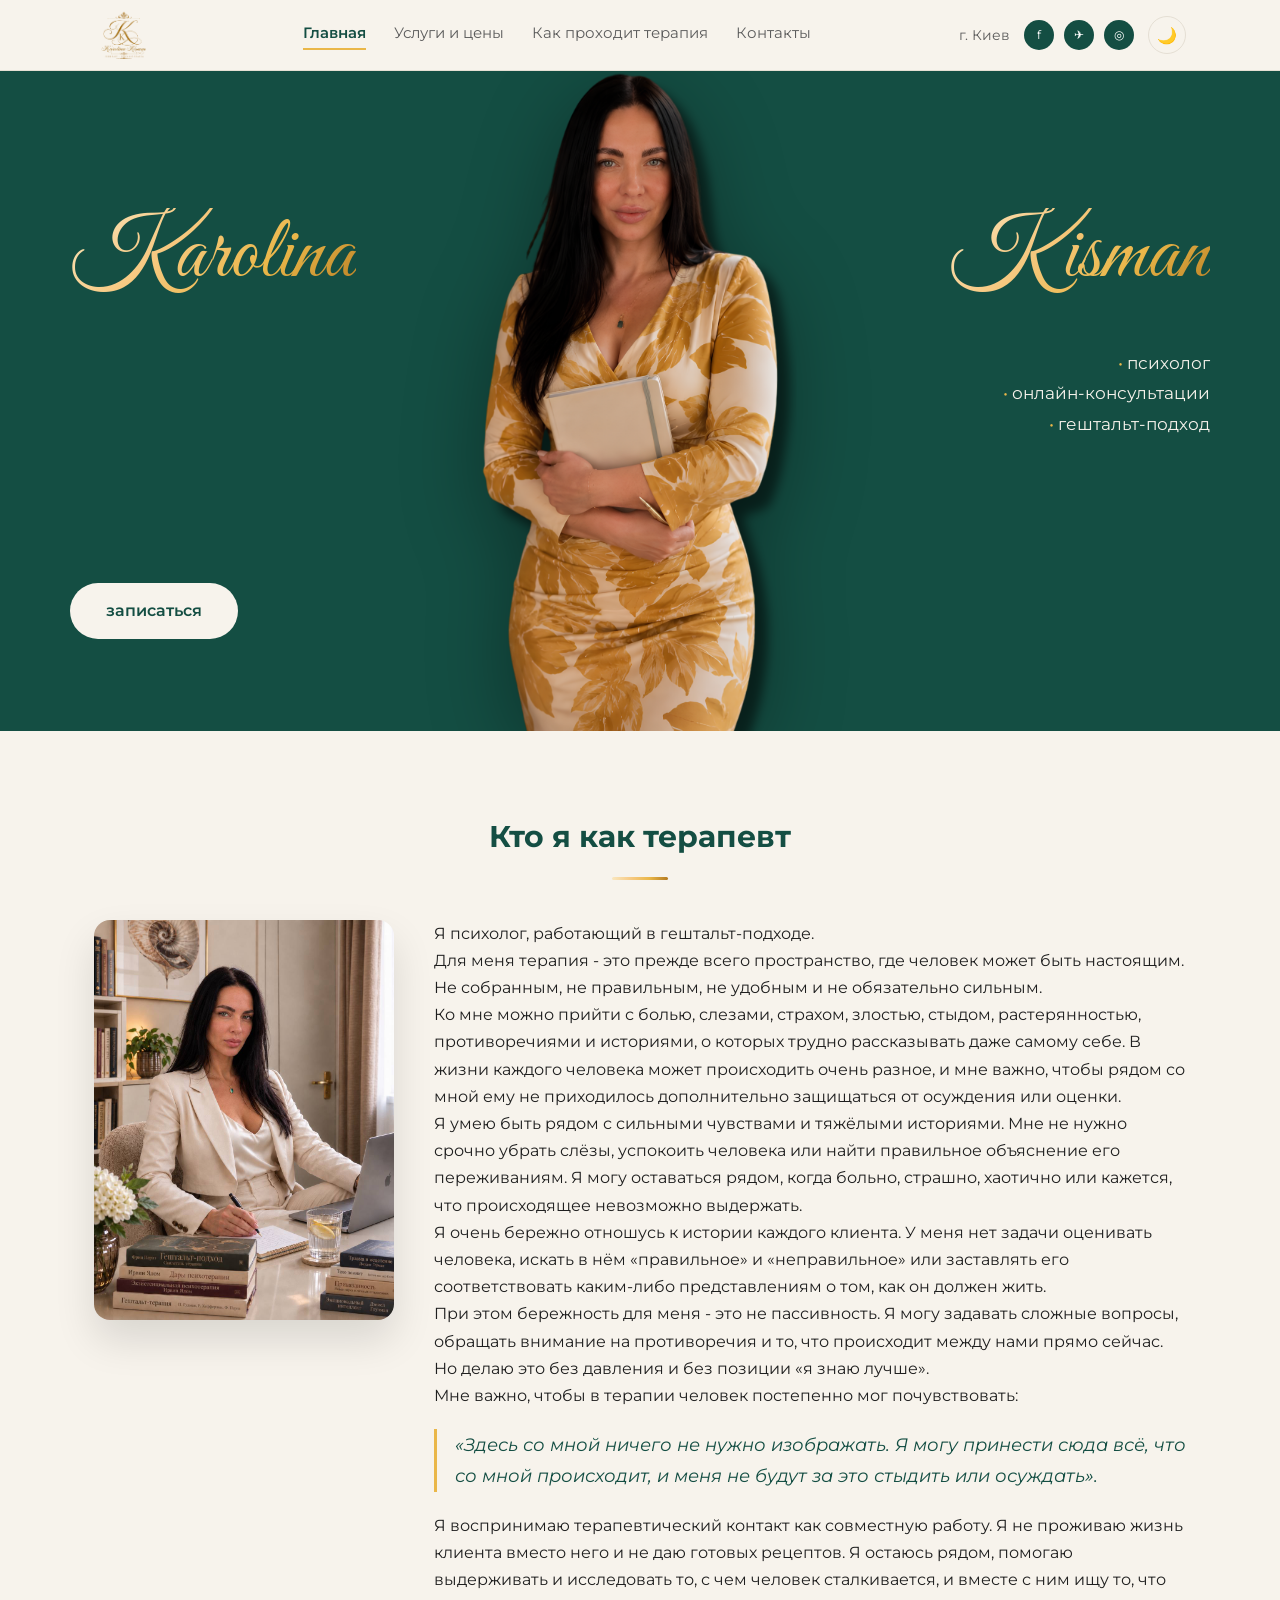
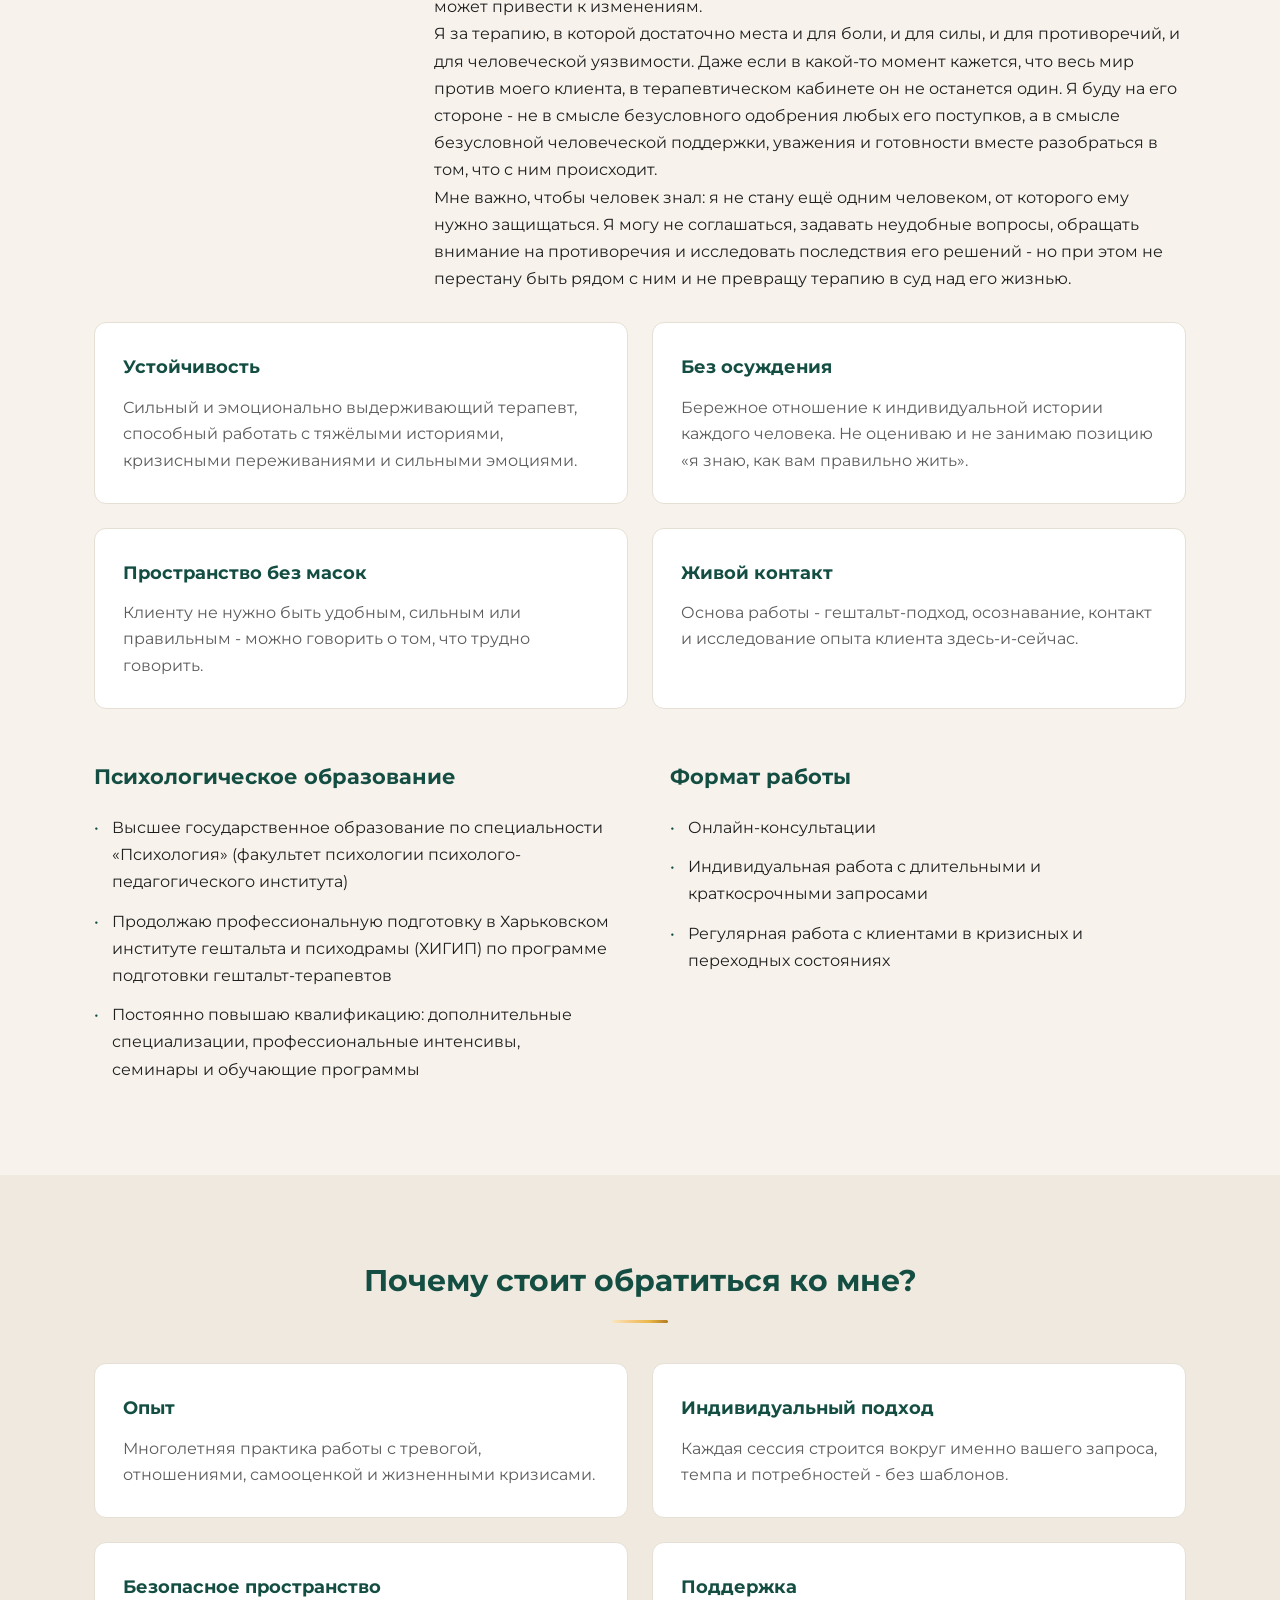
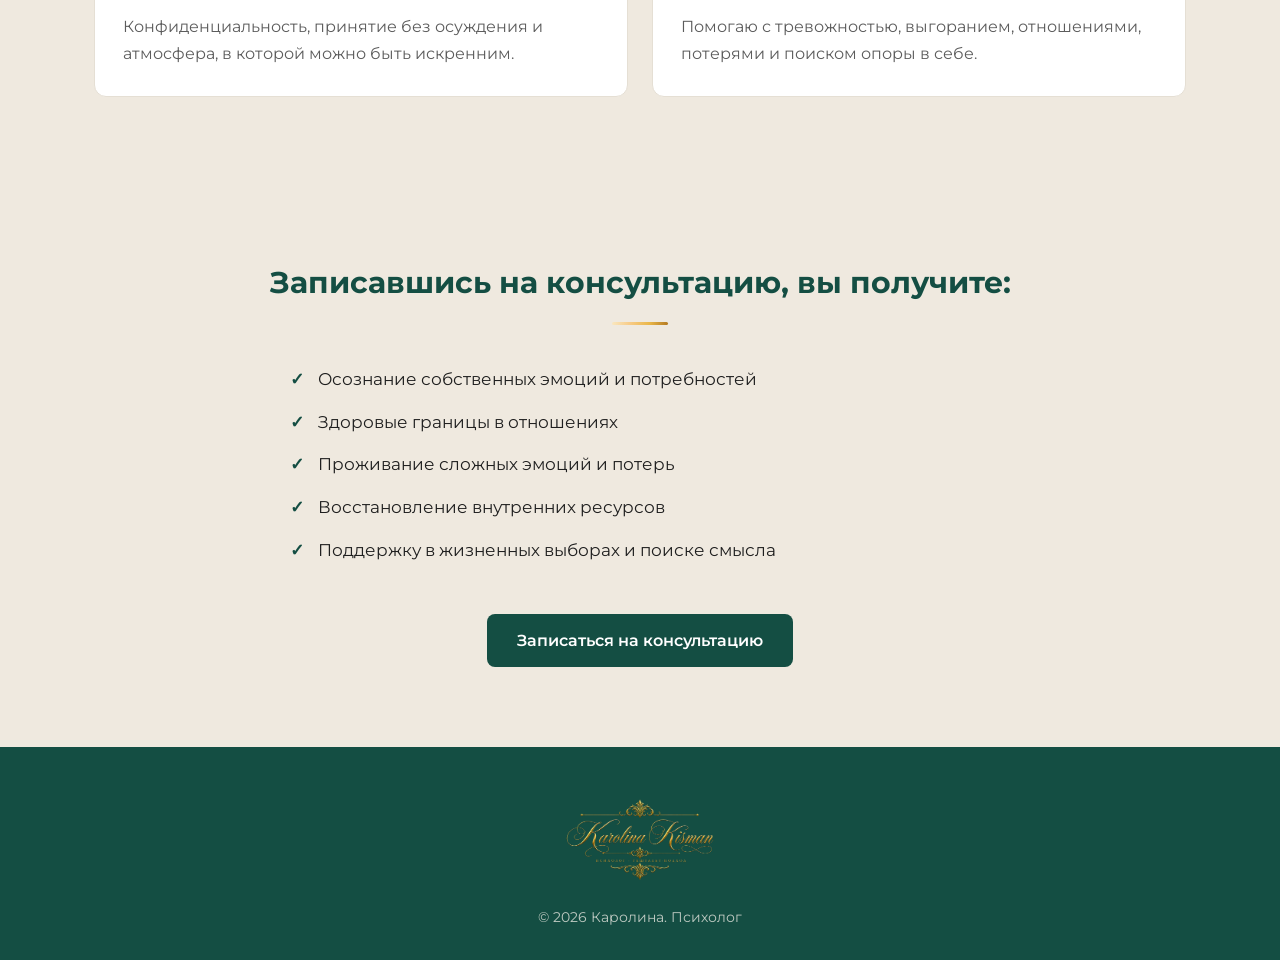
<file: index.html>
<!DOCTYPE html>
<html lang="ru">
<head>
  <meta charset="UTF-8">
  <meta name="viewport" content="width=device-width, initial-scale=1.0">
  <title>Каролина — Психолог</title>
  <link rel="icon" type="image/png" href="images/favicon/favicon.png">
  <link rel="stylesheet" href="css/style.css?v=3">
  <link href="https://fonts.googleapis.com/css2?family=Cormorant+Garamond:wght@600;700&family=Great+Vibes&family=Montserrat:wght@400;500;600;700&display=swap" rel="stylesheet">
</head>
<body>

  <!-- ===================== ШАПКА ===================== -->
  <header class="header">
    <div class="container header-inner">

      <!-- Логотип -->
      <a href="index.html" class="logo">
        <img src="images/logo/logo-monogram.png" alt="Karolina Kisman" class="logo-img">
      </a>

      <!-- Меню -->
      <nav class="nav">
        <a href="index.html" class="active">Главная</a>
        <a href="prices.html">Услуги и цены</a>
        <a href="process.html">Как проходит терапия</a>
        <a href="contact.html">Контакты</a>
      </nav>

      <!-- Права частина -->
      <div class="header-right">
        <span class="city">г. Киев</span>

        <div class="socials">
          <a href="#" title="Facebook">f</a>
          <a href="#" title="Telegram">✈</a>
          <a href="#" title="Instagram">◎</a>
        </div>

        <!-- Кнопка тёмной темы -->
        <button class="theme-btn" id="theme-toggle" aria-label="Сменить тему">
          🌙
        </button>
      </div>

      <!-- Кнопка мобильного меню -->
      <button class="menu-btn" aria-label="Меню">
        <span></span>
        <span></span>
        <span></span>
      </button>

    </div>
  </header>

  <!-- ===================== ГЛАВНЫЙ ЭКРАН ===================== -->
  <section class="hero-main" id="about">
    <div class="container hero-main-grid">

      <!-- Левая часть: имя -->
      <div class="hero-left">
        <h1 class="hero-name hero-name-karolina">Karolina</h1>
      </div>

      <!-- Центр: фото -->
      <div class="hero-photo">
        <img src="images/photos/karolina-cutout.png" alt="Karolina Kisman" class="hero-cutout-img">
      </div>

      <!-- Правая часть: фамилия + список -->
      <div class="hero-right">
        <h1 class="hero-name hero-name-kisman">Kisman</h1>
        <ul class="hero-list">
          <li>психолог</li>
          <li>онлайн-консультации</li>
          <li>гештальт-подход</li>
        </ul>
        <a href="contact.html" class="btn-light">записаться</a>
      </div>

    </div>
  </section>

  <!-- ===================== КТО Я КАК ТЕРАПЕВТ ===================== -->
  <section class="section" id="therapist">
    <div class="container">
      <h2 class="section-title">Кто я как терапевт</h2>

      <div class="bio-photo-row">
        <img src="images/photos/karolina-office.jpg" alt="Karolina Kisman — психолог">
        <div class="text-block">
        <p>Я психолог, работающий в гештальт-подходе.</p>
        <p>Для меня терапия - это прежде всего пространство, где человек может быть настоящим. Не собранным, не правильным, не удобным и не обязательно сильным.</p>
        <p>Ко мне можно прийти с болью, слезами, страхом, злостью, стыдом, растерянностью, противоречиями и историями, о которых трудно рассказывать даже самому себе. В жизни каждого человека может происходить очень разное, и мне важно, чтобы рядом со мной ему не приходилось дополнительно защищаться от осуждения или оценки.</p>
        <p>Я умею быть рядом с сильными чувствами и тяжёлыми историями. Мне не нужно срочно убрать слёзы, успокоить человека или найти правильное объяснение его переживаниям. Я могу оставаться рядом, когда больно, страшно, хаотично или кажется, что происходящее невозможно выдержать.</p>
        <p>Я очень бережно отношусь к истории каждого клиента. У меня нет задачи оценивать человека, искать в нём «правильное» и «неправильное» или заставлять его соответствовать каким-либо представлениям о том, как он должен жить.</p>
        <p>При этом бережность для меня - это не пассивность. Я могу задавать сложные вопросы, обращать внимание на противоречия и то, что происходит между нами прямо сейчас. Но делаю это без давления и без позиции «я знаю лучше».</p>
        <p>Мне важно, чтобы в терапии человек постепенно мог почувствовать:</p>
        <p class="highlight-quote">«Здесь со мной ничего не нужно изображать. Я могу принести сюда всё, что со мной происходит, и меня не будут за это стыдить или осуждать».</p>
        <p>Я воспринимаю терапевтический контакт как совместную работу. Я не проживаю жизнь клиента вместо него и не даю готовых рецептов. Я остаюсь рядом, помогаю выдерживать и исследовать то, с чем человек сталкивается, и вместе с ним ищу то, что может привести к изменениям.</p>
        <p>Я за терапию, в которой достаточно места и для боли, и для силы, и для противоречий, и для человеческой уязвимости. Даже если в какой-то момент кажется, что весь мир против моего клиента, в терапевтическом кабинете он не останется один. Я буду на его стороне - не в смысле безусловного одобрения любых его поступков, а в смысле безусловной человеческой поддержки, уважения и готовности вместе разобраться в том, что с ним происходит.</p>
        <p>Мне важно, чтобы человек знал: я не стану ещё одним человеком, от которого ему нужно защищаться. Я могу не соглашаться, задавать неудобные вопросы, обращать внимание на противоречия и исследовать последствия его решений - но при этом не перестану быть рядом с ним и не превращу терапию в суд над его жизнью.</p>
        </div>
      </div>

      <div class="cards-grid">
        <div class="card">
          <h4>Устойчивость</h4>
          <p>Сильный и эмоционально выдерживающий терапевт, способный работать с тяжёлыми историями, кризисными переживаниями и сильными эмоциями.</p>
        </div>
        <div class="card">
          <h4>Без осуждения</h4>
          <p>Бережное отношение к индивидуальной истории каждого человека. Не оцениваю и не занимаю позицию «я знаю, как вам правильно жить».</p>
        </div>
        <div class="card">
          <h4>Пространство без масок</h4>
          <p>Клиенту не нужно быть удобным, сильным или правильным - можно говорить о том, что трудно говорить.</p>
        </div>
        <div class="card">
          <h4>Живой контакт</h4>
          <p>Основа работы - гештальт-подход, осознавание, контакт и исследование опыта клиента здесь-и-сейчас.</p>
        </div>
      </div>

      <div class="two-columns" style="margin-top: 50px;">
        <div>
          <h3>Психологическое образование</h3>
          <ul class="info-list">
            <li>Высшее государственное образование по специальности «Психология» (факультет психологии психолого-педагогического института)</li>
            <li>Продолжаю профессиональную подготовку в Харьковском институте гештальта и психодрамы (ХИГИП) по программе подготовки гештальт-терапевтов</li>
            <li>Постоянно повышаю квалификацию: дополнительные специализации, профессиональные интенсивы, семинары и обучающие программы</li>
          </ul>
        </div>
        <div>
          <h3>Формат работы</h3>
          <ul class="info-list">
            <li>Онлайн-консультации</li>
            <li>Индивидуальная работа с длительными и краткосрочными запросами</li>
            <li>Регулярная работа с клиентами в кризисных и переходных состояниях</li>
          </ul>
        </div>
      </div>
    </div>
  </section>

  <!-- ===================== ПОЧЕМУ СТОИТ ОБРАТИТЬСЯ ===================== -->
  <section class="section section-alt">
    <div class="container">
      <h2 class="section-title">Почему стоит обратиться ко мне?</h2>

      <div class="cards-grid">
        <div class="card">
          <h4>Опыт</h4>
          <p>Многолетняя практика работы с тревогой, отношениями, самооценкой и жизненными кризисами.</p>
        </div>
        <div class="card">
          <h4>Индивидуальный подход</h4>
          <p>Каждая сессия строится вокруг именно вашего запроса, темпа и потребностей - без шаблонов.</p>
        </div>
        <div class="card">
          <h4>Безопасное пространство</h4>
          <p>Конфиденциальность, принятие без осуждения и атмосфера, в которой можно быть искренним.</p>
        </div>
        <div class="card">
          <h4>Поддержка</h4>
          <p>Помогаю с тревожностью, выгоранием, отношениями, потерями и поиском опоры в себе.</p>
        </div>
      </div>
    </div>
  </section>

  <!-- ===================== ЧТО ВЫ ПОЛУЧИТЕ ===================== -->
  <section class="section section-alt">
    <div class="container">
      <h2 class="section-title">Записавшись на консультацию, вы получите:</h2>

      <ul class="benefits-list">
        <li>Осознание собственных эмоций и потребностей</li>
        <li>Здоровые границы в отношениях</li>
        <li>Проживание сложных эмоций и потерь</li>
        <li>Восстановление внутренних ресурсов</li>
        <li>Поддержку в жизненных выборах и поиске смысла</li>
      </ul>

      <div style="text-align:center; margin-top: 30px;">
        <a href="contact.html" class="btn">Записаться на консультацию</a>
      </div>
    </div>
  </section>

  <!-- ===================== ПОДВАЛ ===================== -->
  <footer class="footer">
    <div class="container footer-inner">
      <img src="images/logo/logo-full.png" alt="Karolina Kisman" class="footer-logo">
      <p>© 2026 Каролина. Психолог</p>
    </div>
  </footer>

  <script src="js/main.js"></script>
</body>
</html>
</file>
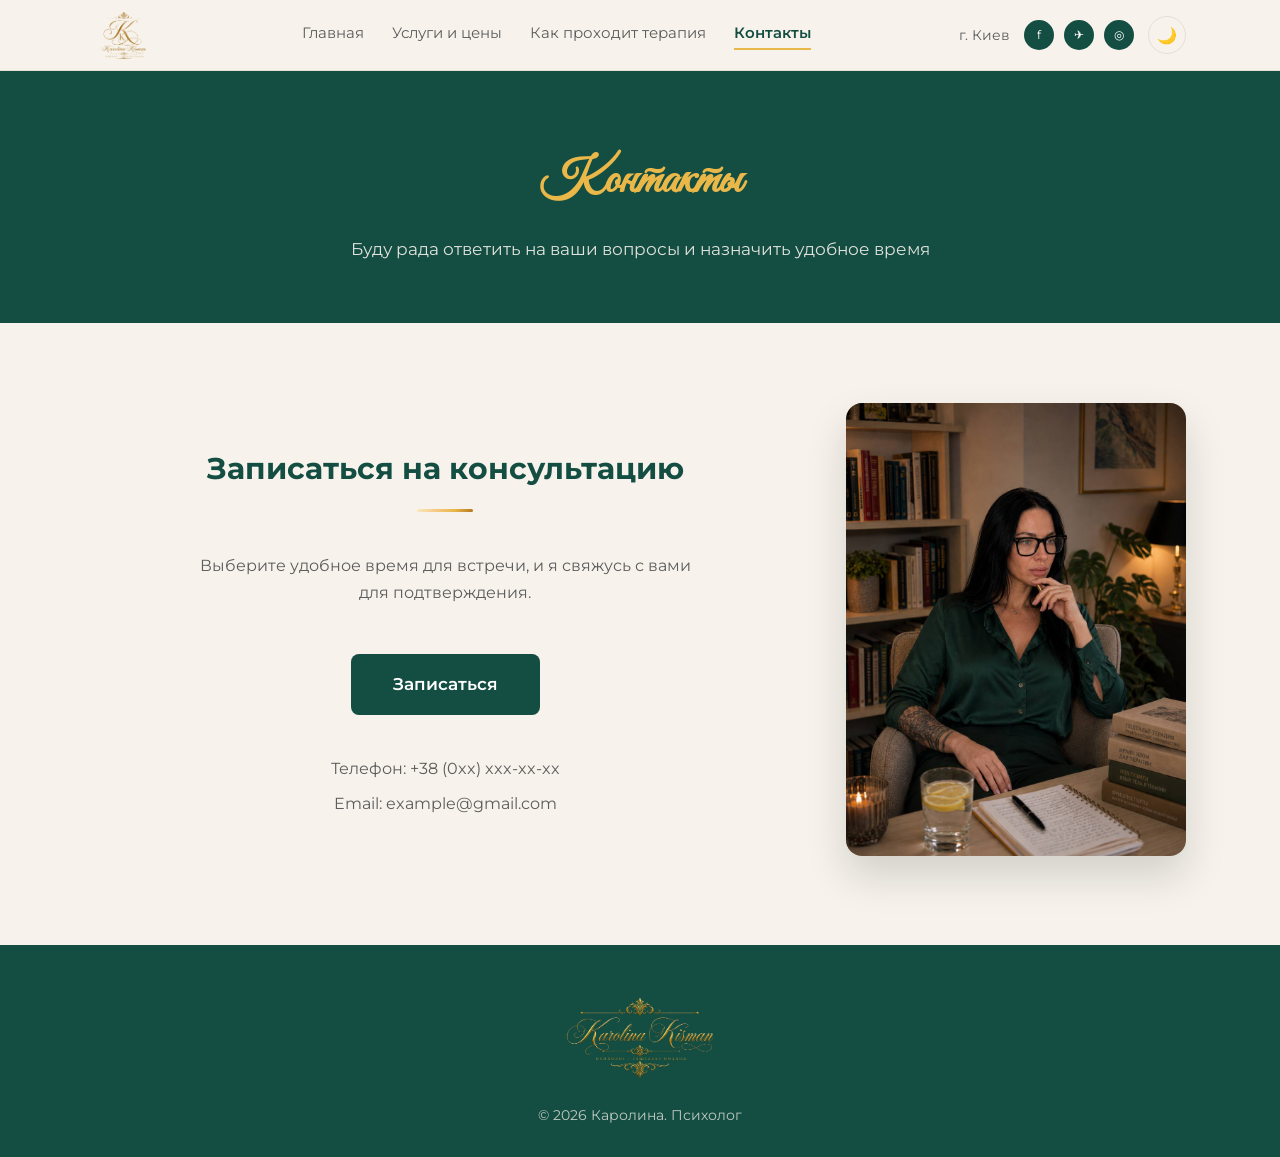
<file: contact.html>
<!DOCTYPE html>
<html lang="ru">
<head>
  <meta charset="UTF-8">
  <meta name="viewport" content="width=device-width, initial-scale=1.0">
  <title>Контакты — Каролина</title>
  <link rel="icon" type="image/png" href="images/favicon/favicon.png">
  <link rel="stylesheet" href="css/style.css?v=3">
  <link href="https://fonts.googleapis.com/css2?family=Cormorant+Garamond:wght@600;700&family=Great+Vibes&family=Montserrat:wght@400;500;600;700&display=swap" rel="stylesheet">
</head>
<body>

  <!-- ===================== ШАПКА ===================== -->
  <header class="header">
    <div class="container header-inner">
      <a href="index.html" class="logo">
        <img src="images/logo/logo-monogram.png" alt="Karolina Kisman" class="logo-img">
      </a>

      <nav class="nav">
        <a href="index.html">Главная</a>
        <a href="prices.html">Услуги и цены</a>
        <a href="process.html">Как проходит терапия</a>
        <a href="contact.html" class="active">Контакты</a>
      </nav>

      <div class="header-right">
        <span class="city">г. Киев</span>
        <div class="socials">
          <a href="#" title="Facebook">f</a>
          <a href="#" title="Telegram">✈</a>
          <a href="#" title="Instagram">◎</a>
        </div>
        <button class="theme-btn" id="theme-toggle" aria-label="Сменить тему">🌙</button>
      </div>

      <button class="menu-btn" aria-label="Меню">
        <span></span><span></span><span></span>
      </button>
    </div>
  </header>

  <!-- ===================== БАННЕР СТРАНИЦЫ ===================== -->
  <section class="page-hero">
    <div class="container">
      <h1>Контакты</h1>
      <p>Буду рада ответить на ваши вопросы и назначить удобное время</p>
    </div>
  </section>

  <!-- ===================== ЗАПИСЬ ===================== -->
  <section class="section contact-section" id="contact">
    <div class="container">
      <div class="contact-with-photo">
        <div class="contact-main">
          <h2 class="section-title">Записаться на консультацию</h2>
          <p class="contact-text">Выберите удобное время для встречи, и я свяжусь с вами для подтверждения.</p>
          <a href="#" class="btn btn-large">Записаться</a>

          <div class="contact-info">
            <p>Телефон: +38 (0xx) xxx-xx-xx</p>
            <p>Email: example@gmail.com</p>
          </div>
        </div>

        <div class="contact-photo">
          <img src="images/photos/karolina-thoughtful.jpg" alt="Karolina Kisman">
        </div>
      </div>
    </div>
  </section>

  <!-- ===================== ПОДВАЛ ===================== -->
  <footer class="footer">
    <div class="container footer-inner">
      <img src="images/logo/logo-full.png" alt="Karolina Kisman" class="footer-logo">
      <p>© 2026 Каролина. Психолог</p>
    </div>
  </footer>

  <script src="js/main.js"></script>
</body>
</html>
</file>
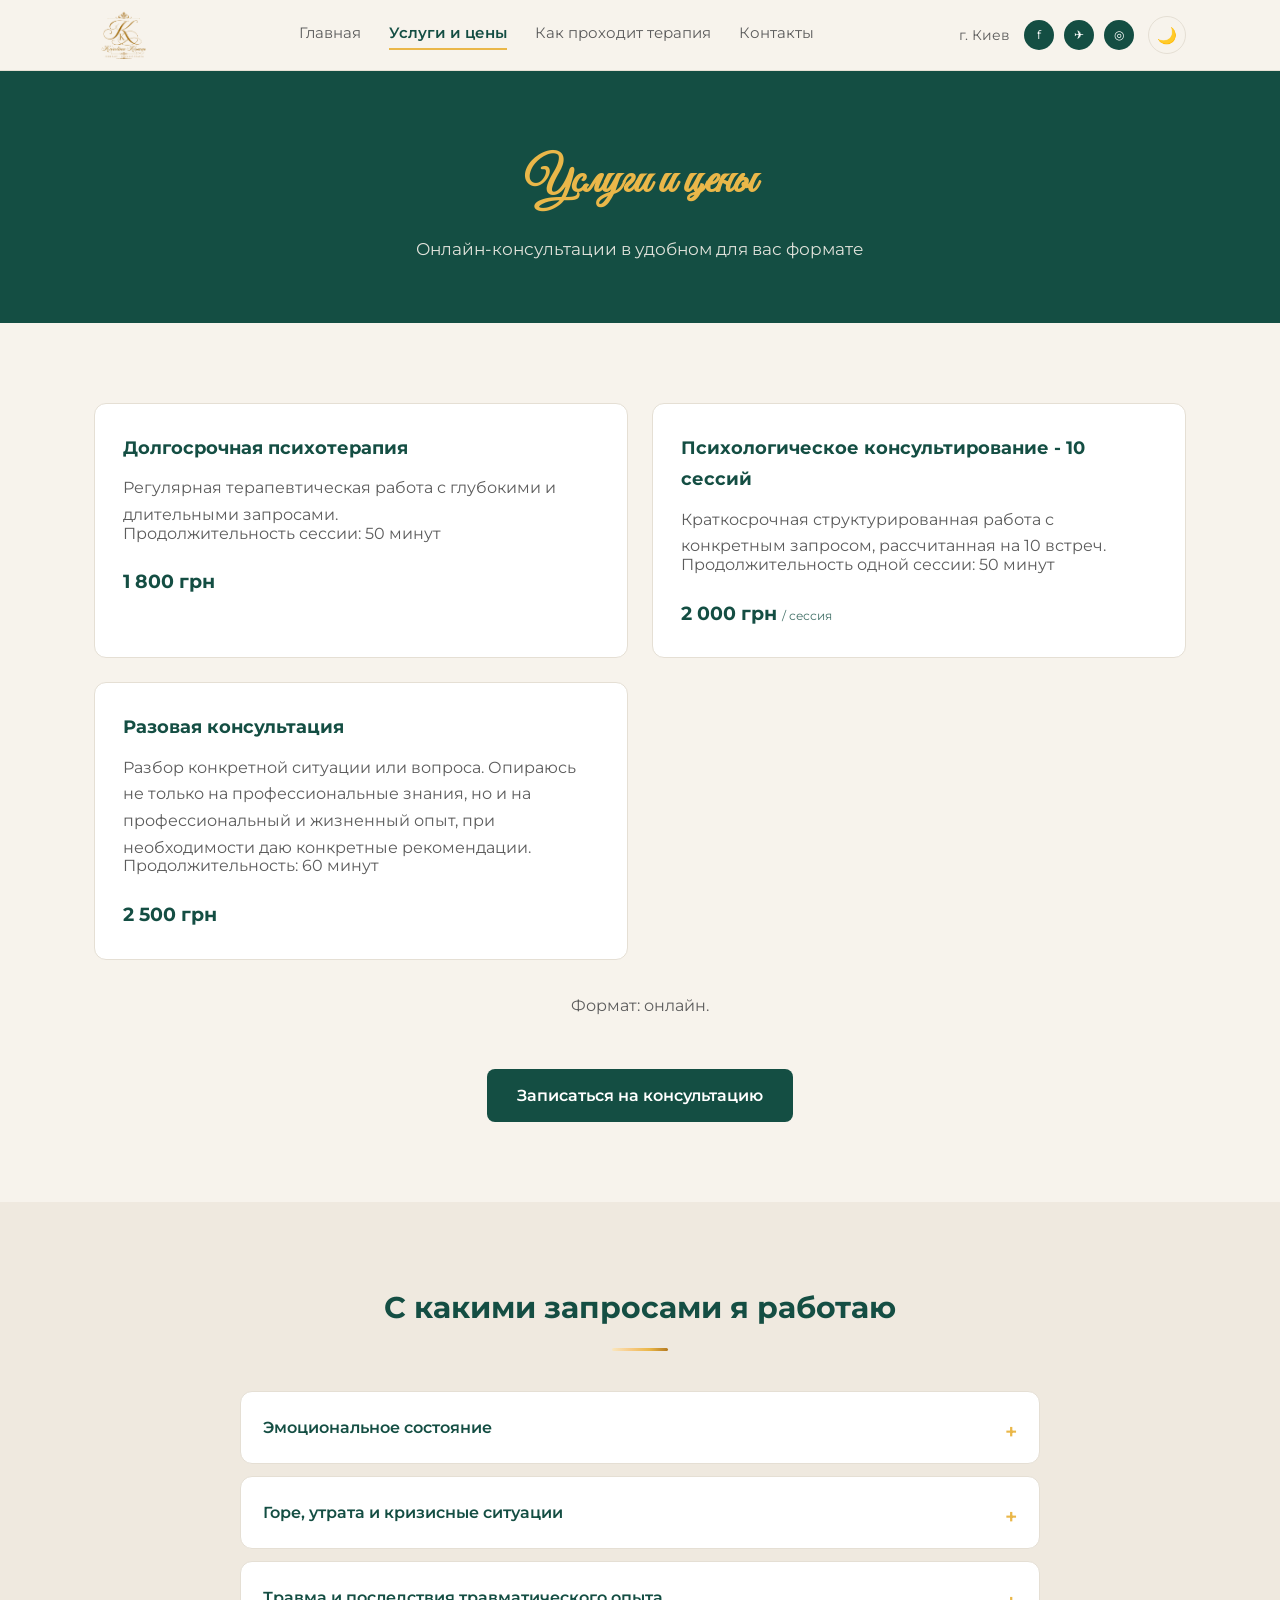
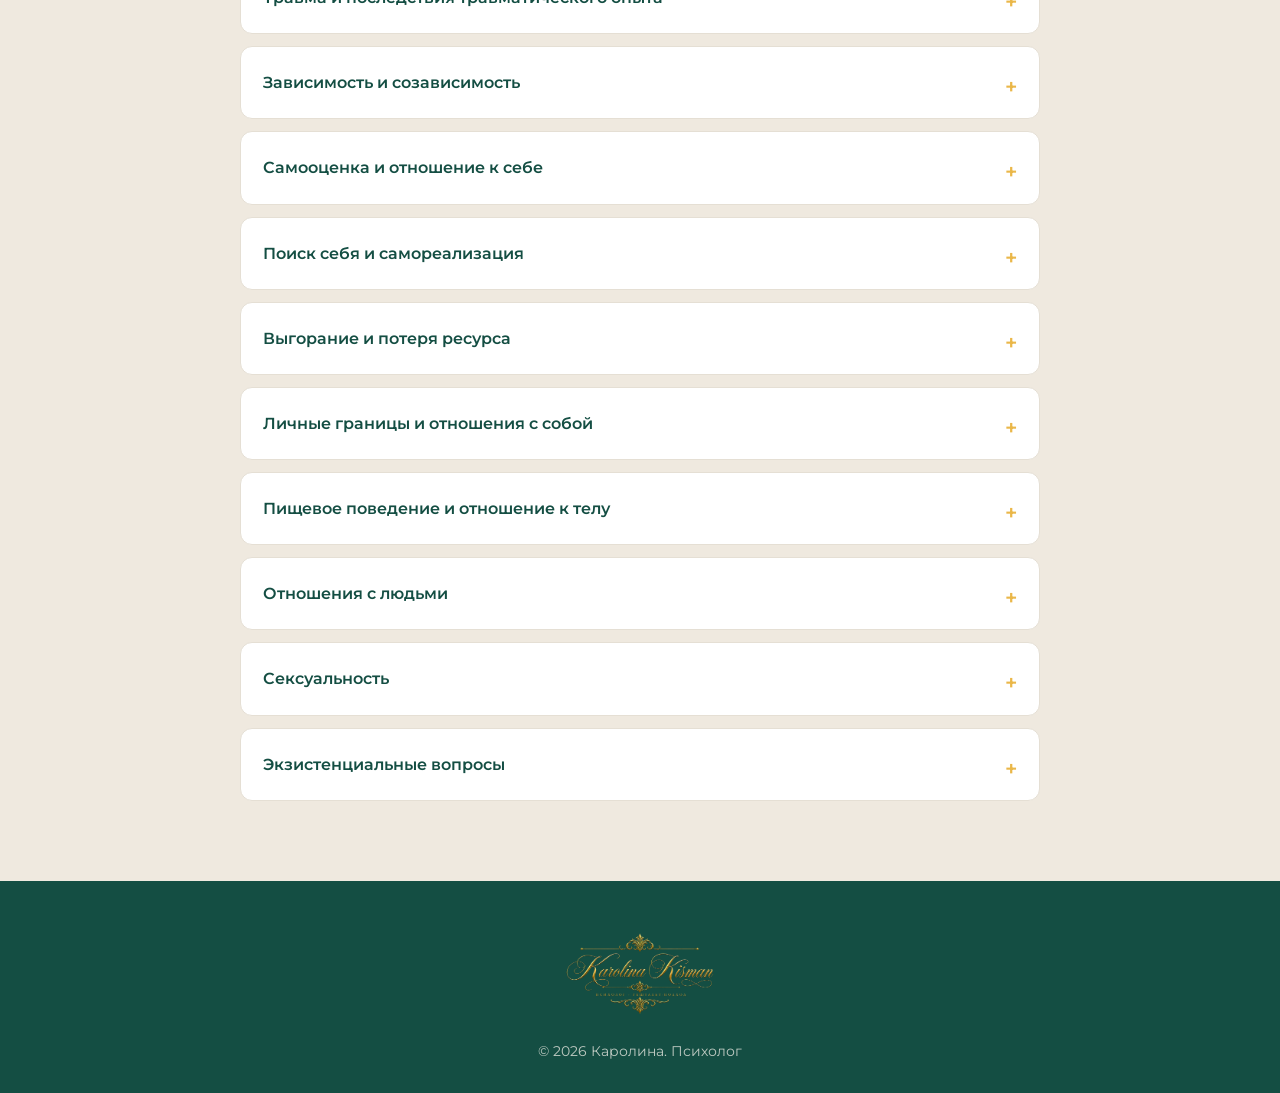
<file: prices.html>
<!DOCTYPE html>
<html lang="ru">
<head>
  <meta charset="UTF-8">
  <meta name="viewport" content="width=device-width, initial-scale=1.0">
  <title>Услуги и цены — Каролина</title>
  <link rel="icon" type="image/png" href="images/favicon/favicon.png">
  <link rel="stylesheet" href="css/style.css?v=3">
  <link href="https://fonts.googleapis.com/css2?family=Cormorant+Garamond:wght@600;700&family=Great+Vibes&family=Montserrat:wght@400;500;600;700&display=swap" rel="stylesheet">
</head>
<body>

  <!-- ===================== ШАПКА ===================== -->
  <header class="header">
    <div class="container header-inner">
      <a href="index.html" class="logo">
        <img src="images/logo/logo-monogram.png" alt="Karolina Kisman" class="logo-img">
      </a>

      <nav class="nav">
        <a href="index.html">Главная</a>
        <a href="prices.html" class="active">Услуги и цены</a>
        <a href="process.html">Как проходит терапия</a>
        <a href="contact.html">Контакты</a>
      </nav>

      <div class="header-right">
        <span class="city">г. Киев</span>
        <div class="socials">
          <a href="#" title="Facebook">f</a>
          <a href="#" title="Telegram">✈</a>
          <a href="#" title="Instagram">◎</a>
        </div>
        <button class="theme-btn" id="theme-toggle" aria-label="Сменить тему">🌙</button>
      </div>

      <button class="menu-btn" aria-label="Меню">
        <span></span><span></span><span></span>
      </button>
    </div>
  </header>

  <!-- ===================== БАННЕР СТРАНИЦЫ ===================== -->
  <section class="page-hero">
    <div class="container">
      <h1>Услуги и цены</h1>
      <p>Онлайн-консультации в удобном для вас формате</p>
    </div>
  </section>

  <!-- ===================== УСЛУГИ ===================== -->
  <section class="section" id="prices">
    <div class="container">
      <div class="cards-grid">
        <div class="card">
          <h4>Долгосрочная психотерапия</h4>
          <p>Регулярная терапевтическая работа с глубокими и длительными запросами.</p>
          <p class="card-meta">Продолжительность сессии: 50 минут</p>
          <div class="price">1 800 грн</div>
        </div>
        <div class="card">
          <h4>Психологическое консультирование - 10 сессий</h4>
          <p>Краткосрочная структурированная работа с конкретным запросом, рассчитанная на 10 встреч.</p>
          <p class="card-meta">Продолжительность одной сессии: 50 минут</p>
          <div class="price">2 000 грн <span>/ сессия</span></div>
        </div>
        <div class="card">
          <h4>Разовая консультация</h4>
          <p>Разбор конкретной ситуации или вопроса. Опираюсь не только на профессиональные знания, но и на профессиональный и жизненный опыт, при необходимости даю конкретные рекомендации.</p>
          <p class="card-meta">Продолжительность: 60 минут</p>
          <div class="price">2 500 грн</div>
        </div>
      </div>

      <p class="center-note">Формат: онлайн.</p>

      <div style="text-align:center; margin-top: 30px;">
        <a href="contact.html" class="btn">Записаться на консультацию</a>
      </div>
    </div>
  </section>

  <!-- ===================== С КАКИМИ ЗАПРОСАМИ Я РАБОТАЮ ===================== -->
  <section class="section section-alt" id="issues">
    <div class="container">
      <h2 class="section-title">С какими запросами я работаю</h2>

      <div class="accordion">
        <details class="accordion-item">
          <summary>Эмоциональное состояние</summary>
          <p>Тревога, постоянное внутреннее напряжение, страхи и фобии, панические состояния, подавленность, депрессивные состояния, эмоциональная нестабильность, апатия, ощущение пустоты, потеря интереса к жизни, раздражительность, агрессия, чувство вины, стыд, ощущение, что «я больше ничего не чувствую».</p>
        </details>

        <details class="accordion-item">
          <summary>Горе, утрата и кризисные ситуации</summary>
          <p>Смерть близкого человека, переживание утраты, чувство вины после утраты, невозможность отпустить прошлое, расставание и завершение значимых отношений, развод, потеря работы, финансовый кризис, переезд, иммиграция, сложности адаптации в новом окружении.</p>
        </details>

        <details class="accordion-item">
          <summary>Травма и последствия травматического опыта</summary>
          <p>Психологическая травма, травматический опыт в детстве, опыт насилия, эмоциональное насилие, физическое насилие, сексуальное насилие, последствия сексуального опыта, токсичные отношения, нарушение личных границ.</p>
        </details>

        <details class="accordion-item">
          <summary>Зависимость и созависимость</summary>
          <p>Зависимости, созависимость.</p>
        </details>

        <details class="accordion-item">
          <summary>Самооценка и отношение к себе</summary>
          <p>Низкая самооценка, неуверенность в себе, ненависть к себе, постоянная самокритика, чувство собственной недостаточности, синдром самозванца.</p>
        </details>

        <details class="accordion-item">
          <summary>Поиск себя и самореализация</summary>
          <p>Поиск себя, самореализация, потеря смысла жизни, поиск смысла жизни, экзистенциальный кризис, ощущение бессмысленности, страх прожить жизнь не так.</p>
        </details>

        <details class="accordion-item">
          <summary>Выгорание и потеря ресурса</summary>
          <p>Эмоциональное выгорание, хроническая усталость, потеря мотивации, постоянное напряжение, перфекционизм.</p>
        </details>

        <details class="accordion-item">
          <summary>Личные границы и отношения с собой</summary>
          <p>Невозможность сказать «нет», страх отказа, страх конфликта, чувство вины за свои желания, трудности просить о помощи, страх остаться одной.</p>
        </details>

        <details class="accordion-item">
          <summary>Пищевое поведение и отношение к телу</summary>
          <p>Эмоциональное переедание, расстройства пищевого поведения, стыд за тело, недовольство внешностью.</p>
        </details>

        <details class="accordion-item">
          <summary>Отношения с людьми</summary>
          <p>Отношения с родителями, отношения с детьми, отношения с друзьями, отношения с коллегами, одиночество.</p>
        </details>

        <details class="accordion-item">
          <summary>Сексуальность</summary>
          <p>Сексуальная самооценка, принятие собственной сексуальности, стыд, связанный с сексуальностью, сексуальные границы, вопросы сексуальной идентичности, последствия сексуального опыта.</p>
        </details>

        <details class="accordion-item">
          <summary>Экзистенциальные вопросы</summary>
          <p>Страх смерти, вопросы смысла жизни, ощущение бессмысленности, страх прожить жизнь не так.</p>
        </details>
      </div>
    </div>
  </section>

  <!-- ===================== ПОДВАЛ ===================== -->
  <footer class="footer">
    <div class="container footer-inner">
      <img src="images/logo/logo-full.png" alt="Karolina Kisman" class="footer-logo">
      <p>© 2026 Каролина. Психолог</p>
    </div>
  </footer>

  <script src="js/main.js"></script>
</body>
</html>
</file>
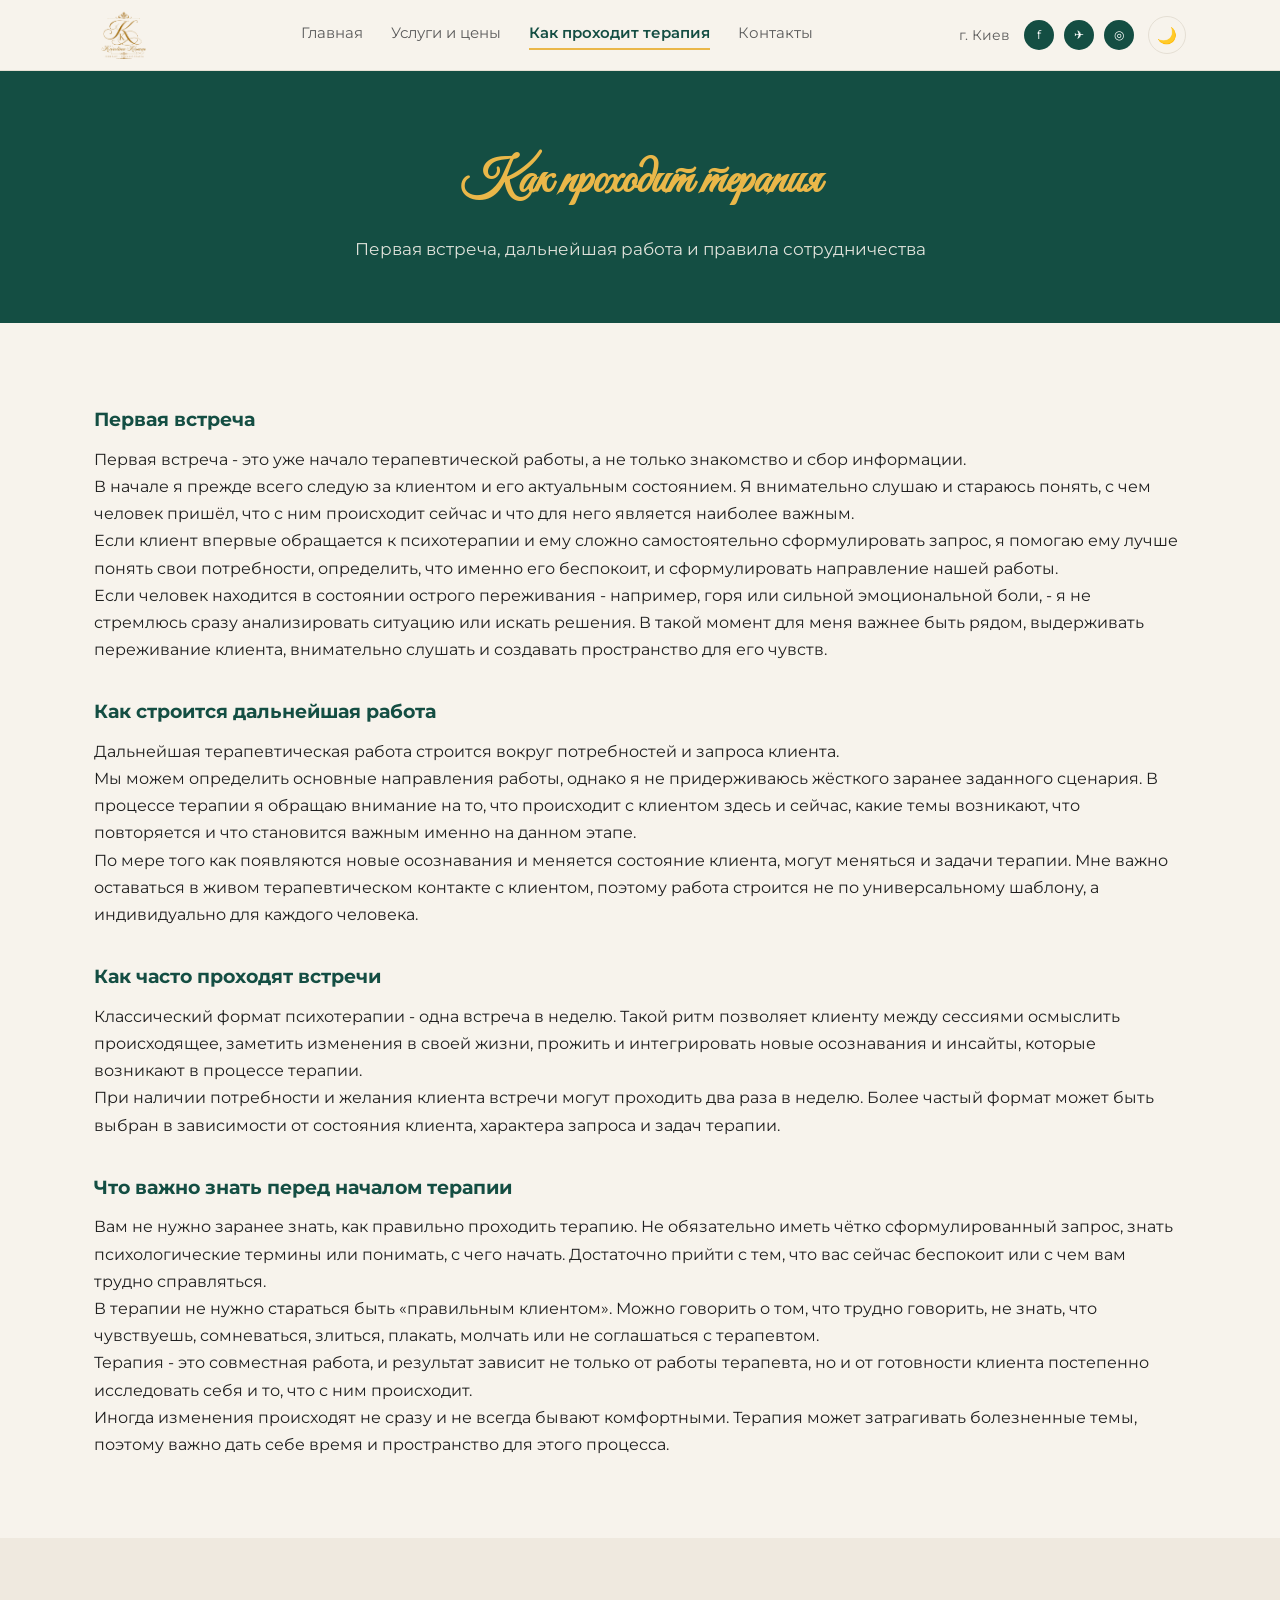
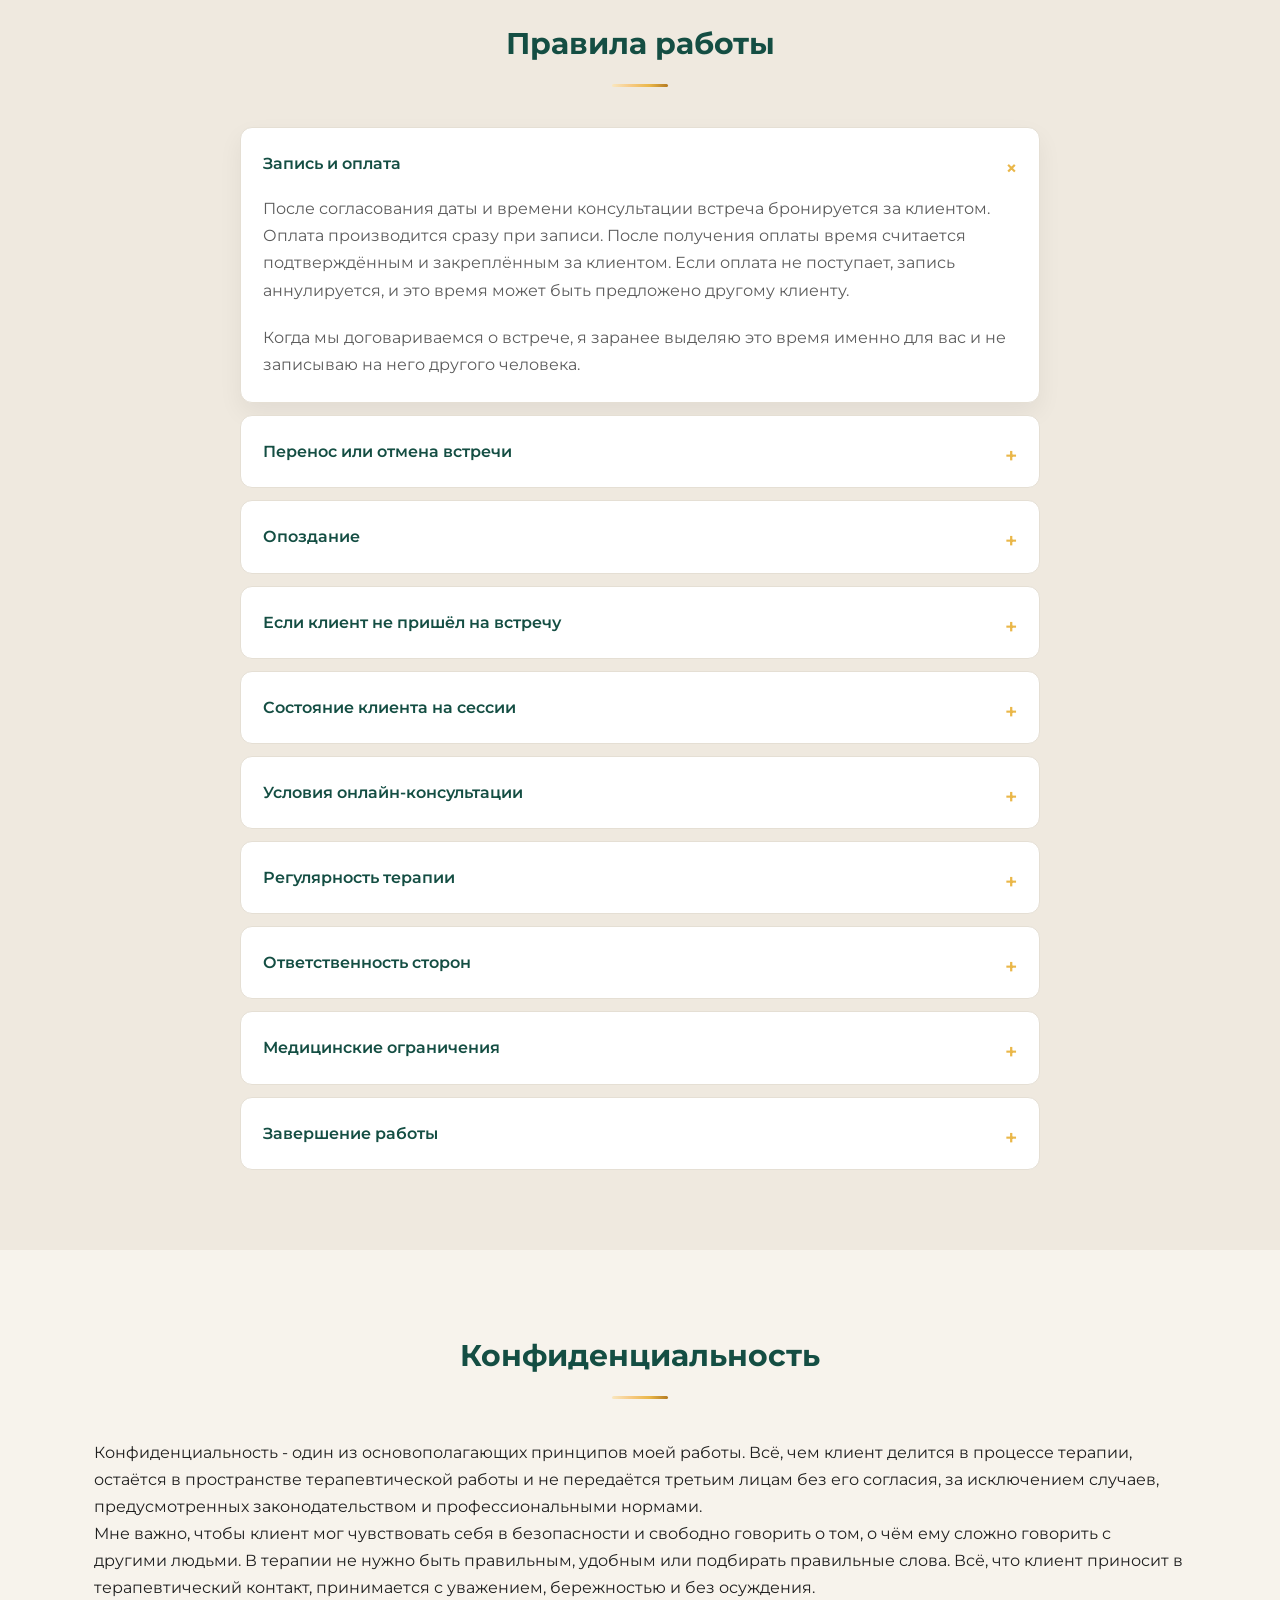
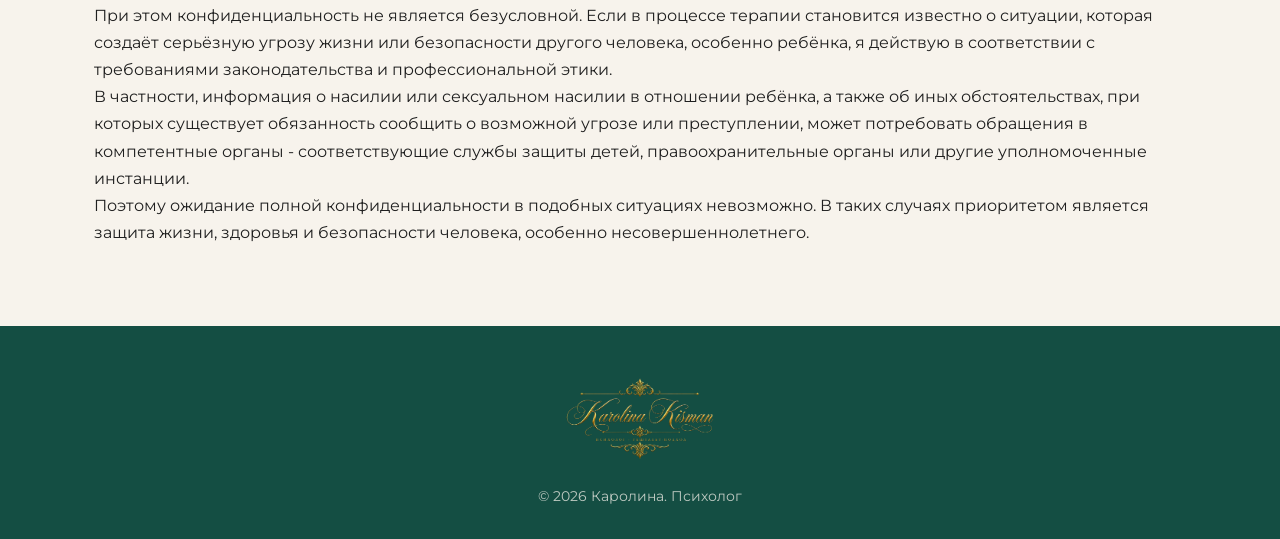
<file: process.html>
<!DOCTYPE html>
<html lang="ru">
<head>
  <meta charset="UTF-8">
  <meta name="viewport" content="width=device-width, initial-scale=1.0">
  <title>Как проходит терапия - Каролина</title>
  <link rel="icon" type="image/png" href="images/favicon/favicon.png">
  <link rel="stylesheet" href="css/style.css?v=3">
  <link href="https://fonts.googleapis.com/css2?family=Cormorant+Garamond:wght@600;700&family=Great+Vibes&family=Montserrat:wght@400;500;600;700&display=swap" rel="stylesheet">
</head>
<body>

  <!-- ===================== ШАПКА ===================== -->
  <header class="header">
    <div class="container header-inner">
      <a href="index.html" class="logo">
        <img src="images/logo/logo-monogram.png" alt="Karolina Kisman" class="logo-img">
      </a>

      <nav class="nav">
        <a href="index.html">Главная</a>
        <a href="prices.html">Услуги и цены</a>
        <a href="process.html" class="active">Как проходит терапия</a>
        <a href="contact.html">Контакты</a>
      </nav>

      <div class="header-right">
        <span class="city">г. Киев</span>
        <div class="socials">
          <a href="#" title="Facebook">f</a>
          <a href="#" title="Telegram">✈</a>
          <a href="#" title="Instagram">◎</a>
        </div>
        <button class="theme-btn" id="theme-toggle" aria-label="Сменить тему">🌙</button>
      </div>

      <button class="menu-btn" aria-label="Меню">
        <span></span><span></span><span></span>
      </button>
    </div>
  </header>

  <!-- ===================== БАННЕР СТРАНИЦЫ ===================== -->
  <section class="page-hero">
    <div class="container">
      <h1>Как проходит терапия</h1>
      <p>Первая встреча, дальнейшая работа и правила сотрудничества</p>
    </div>
  </section>

  <!-- ===================== КАК ПРОХОДИТ ТЕРАПИЯ ===================== -->
  <section class="section" id="process">
    <div class="container">
      <div class="text-block">
        <h3>Первая встреча</h3>
        <p>Первая встреча - это уже начало терапевтической работы, а не только знакомство и сбор информации.</p>
        <p>В начале я прежде всего следую за клиентом и его актуальным состоянием. Я внимательно слушаю и стараюсь понять, с чем человек пришёл, что с ним происходит сейчас и что для него является наиболее важным.</p>
        <p>Если клиент впервые обращается к психотерапии и ему сложно самостоятельно сформулировать запрос, я помогаю ему лучше понять свои потребности, определить, что именно его беспокоит, и сформулировать направление нашей работы.</p>
        <p>Если человек находится в состоянии острого переживания - например, горя или сильной эмоциональной боли, - я не стремлюсь сразу анализировать ситуацию или искать решения. В такой момент для меня важнее быть рядом, выдерживать переживание клиента, внимательно слушать и создавать пространство для его чувств.</p>

        <h3>Как строится дальнейшая работа</h3>
        <p>Дальнейшая терапевтическая работа строится вокруг потребностей и запроса клиента.</p>
        <p>Мы можем определить основные направления работы, однако я не придерживаюсь жёсткого заранее заданного сценария. В процессе терапии я обращаю внимание на то, что происходит с клиентом здесь и сейчас, какие темы возникают, что повторяется и что становится важным именно на данном этапе.</p>
        <p>По мере того как появляются новые осознавания и меняется состояние клиента, могут меняться и задачи терапии. Мне важно оставаться в живом терапевтическом контакте с клиентом, поэтому работа строится не по универсальному шаблону, а индивидуально для каждого человека.</p>

        <h3>Как часто проходят встречи</h3>
        <p>Классический формат психотерапии - одна встреча в неделю. Такой ритм позволяет клиенту между сессиями осмыслить происходящее, заметить изменения в своей жизни, прожить и интегрировать новые осознавания и инсайты, которые возникают в процессе терапии.</p>
        <p>При наличии потребности и желания клиента встречи могут проходить два раза в неделю. Более частый формат может быть выбран в зависимости от состояния клиента, характера запроса и задач терапии.</p>

        <h3>Что важно знать перед началом терапии</h3>
        <p>Вам не нужно заранее знать, как правильно проходить терапию. Не обязательно иметь чётко сформулированный запрос, знать психологические термины или понимать, с чего начать. Достаточно прийти с тем, что вас сейчас беспокоит или с чем вам трудно справляться.</p>
        <p>В терапии не нужно стараться быть «правильным клиентом». Можно говорить о том, что трудно говорить, не знать, что чувствуешь, сомневаться, злиться, плакать, молчать или не соглашаться с терапевтом.</p>
        <p>Терапия - это совместная работа, и результат зависит не только от работы терапевта, но и от готовности клиента постепенно исследовать себя и то, что с ним происходит.</p>
        <p>Иногда изменения происходят не сразу и не всегда бывают комфортными. Терапия может затрагивать болезненные темы, поэтому важно дать себе время и пространство для этого процесса.</p>
      </div>
    </div>
  </section>

  <!-- ===================== ПРАВИЛА РАБОТЫ ===================== -->
  <section class="section section-alt" id="rules">
    <div class="container">
      <h2 class="section-title">Правила работы</h2>

      <div class="accordion">
        <details class="accordion-item" open>
          <summary>Запись и оплата</summary>
          <p>После согласования даты и времени консультации встреча бронируется за клиентом. Оплата производится сразу при записи. После получения оплаты время считается подтверждённым и закреплённым за клиентом. Если оплата не поступает, запись аннулируется, и это время может быть предложено другому клиенту.</p>
          <p>Когда мы договариваемся о встрече, я заранее выделяю это время именно для вас и не записываю на него другого человека.</p>
        </details>

        <details class="accordion-item">
          <summary>Перенос или отмена встречи</summary>
          <p>Я с пониманием отношусь к непредвиденным обстоятельствам. Перенести или отменить встречу можно, предупредив меня не менее чем за 24 часа до назначенного времени. В этом случае оплата сохраняется, и мы согласовываем новую дату и время.</p>
          <p>Если возникает действительно серьёзная непредвиденная ситуация, которая объективно не позволяет предупредить заранее, пожалуйста, свяжитесь со мной - такие ситуации я рассматриваю индивидуально.</p>
        </details>

        <details class="accordion-item">
          <summary>Опоздание</summary>
          <p>Если клиент опаздывает, время сессии продолжает отсчитываться от первоначально назначенного времени. Продлить встречу за счёт следующего клиента я не могу. Это связано с уважением к каждому человеку, который приходит на терапию и рассчитывает на своё заранее забронированное время.</p>
        </details>

        <details class="accordion-item">
          <summary>Если клиент не пришёл на встречу</summary>
          <p>Если клиент не пришёл на назначенную встречу и не предупредил заранее, оплата за эту сессию не переносится на следующую встречу. Время было заранее зарезервировано за клиентом, поэтому сессия считается состоявшейся.</p>
          <p>Если произошло чрезвычайное обстоятельство, которое объективно не позволило предупредить меня заранее, я всегда готова обсудить ситуацию индивидуально.</p>
        </details>

        <details class="accordion-item">
          <summary>Состояние клиента на сессии</summary>
          <p>На консультацию запрещено приходить в состоянии алкогольного, наркотического или иного изменённого сознания. Также не рекомендуется посещать сессию после бессонной ночи, ночной вечеринки или в состоянии, существенно препятствующем полноценному психологическому контакту. В подобных обстоятельствах я вправе прервать или отменить встречу.</p>
        </details>

        <details class="accordion-item">
          <summary>Условия онлайн-консультации</summary>
          <p>Для онлайн-сессии клиент обеспечивает приватное пространство, отсутствие посторонних лиц и стабильное интернет-соединение. Во время консультации прошу не курить, не употреблять алкоголь и не заниматься параллельно другими делами.</p>
          <p>Видеосвязь должна быть включена на протяжении всей консультации - это необходимо для сохранения качества терапевтического контакта. Работа без видео возможна только по индивидуальному согласованию заранее.</p>
        </details>

        <details class="accordion-item">
          <summary>Регулярность терапии</summary>
          <p>Регулярность является важной частью терапевтического процесса. В долгосрочной терапии мы заранее договариваемся о стабильном формате встреч. Обычно терапия проходит один раз в неделю, а при необходимости и по взаимной договорённости - два раза в неделю.</p>
          <p>Я с пониманием отношусь к финансовым, личным и другим обстоятельствам, которые могут влиять на регулярность посещения. Если ваша ситуация меняется, это можно открыто обсудить со мной, и мы вместе определим реалистичный формат работы.</p>
          <p>При этом хаотичные встречи - когда клиент обращается только тогда, когда появляется свободное время, желание или финансовая возможность, — не являются полноценным форматом длительной психотерапии. При отсутствии необходимой регулярности терапевтический процесс может прерываться, что влияет на его динамику и результат. Поэтому я не могу гарантировать результат терапии при отсутствии стабильного участия клиента в процессе.</p>
        </details>

        <details class="accordion-item">
          <summary>Ответственность сторон</summary>
          <p>Я отвечаю за профессиональную организацию процесса, соблюдение этических принципов и границ компетентности. Клиент самостоятельно принимает решения относительно своей жизни и несёт ответственность за свои действия и выбор.</p>
          <p>Я не принимаю решений за клиента и не гарантирую конкретный результат, поскольку эффективность работы зависит от множества факторов и от совместного участия обеих сторон.</p>
        </details>

        <details class="accordion-item">
          <summary>Медицинские ограничения</summary>
          <p>Психологическое сопровождение не является медицинской услугой и не заменяет диагностику или лечение у врача-психиатра, психотерапевта либо другого медицинского специалиста при наличии соответствующих показаний.</p>
        </details>

        <details class="accordion-item">
          <summary>Завершение работы</summary>
          <p>Клиент вправе прекратить сопровождение в любой момент. По возможности рекомендую обсудить решение о завершении на отдельной заключительной встрече, чтобы подвести итоги и завершить контакт экологично.</p>
        </details>
      </div>
    </div>
  </section>

  <!-- ===================== КОНФИДЕНЦИАЛЬНОСТЬ ===================== -->
  <section class="section">
    <div class="container">
      <h2 class="section-title">Конфиденциальность</h2>
      <div class="text-block">
        <p>Конфиденциальность - один из основополагающих принципов моей работы. Всё, чем клиент делится в процессе терапии, остаётся в пространстве терапевтической работы и не передаётся третьим лицам без его согласия, за исключением случаев, предусмотренных законодательством и профессиональными нормами.</p>
        <p>Мне важно, чтобы клиент мог чувствовать себя в безопасности и свободно говорить о том, о чём ему сложно говорить с другими людьми. В терапии не нужно быть правильным, удобным или подбирать правильные слова. Всё, что клиент приносит в терапевтический контакт, принимается с уважением, бережностью и без осуждения.</p>
        <p>При этом конфиденциальность не является безусловной. Если в процессе терапии становится известно о ситуации, которая создаёт серьёзную угрозу жизни или безопасности другого человека, особенно ребёнка, я действую в соответствии с требованиями законодательства и профессиональной этики.</p>
        <p>В частности, информация о насилии или сексуальном насилии в отношении ребёнка, а также об иных обстоятельствах, при которых существует обязанность сообщить о возможной угрозе или преступлении, может потребовать обращения в компетентные органы - соответствующие службы защиты детей, правоохранительные органы или другие уполномоченные инстанции.</p>
        <p>Поэтому ожидание полной конфиденциальности в подобных ситуациях невозможно. В таких случаях приоритетом является защита жизни, здоровья и безопасности человека, особенно несовершеннолетнего.</p>
      </div>
    </div>
  </section>

  <!-- ===================== ПОДВАЛ ===================== -->
  <footer class="footer">
    <div class="container footer-inner">
      <img src="images/logo/logo-full.png" alt="Karolina Kisman" class="footer-logo">
      <p>© 2026 Каролина. Психолог</p>
    </div>
  </footer>

  <script src="js/main.js"></script>
</body>
</html>
</file>
<file: css/style.css>
/* ===== ЗМІННІ КОЛЬОРІВ ===== */
:root {
  /* Світла тема */
  --color-bg: #F7F3EC;
  --color-bg-muted: #EFE9DF;
  --color-bg-card: #FFFFFF;
  --color-hero: #144E43;
  --color-text: #1F1F1F;
  --color-text-secondary: #5C5C5C;
  --color-text-light: #F7F3EC;
  --color-accent: #144E43;
  --color-accent-hover: #0F3D34;
  --color-gold-light: #F9E7C0;
  --color-gold-soft: #F7CA84;
  --color-gold: #EAB749;
  --color-gold-dark: #B47A21;
  --color-border: #E5DFD4;
}

[data-theme="dark"] {
  /* Темна тема */
  --color-bg: #0F1A17;
  --color-bg-muted: #15221E;
  --color-bg-card: #1A2A25;
  --color-hero: #0C2E28;
  --color-text: #F7F3EC;
  --color-text-secondary: #B8C4BF;
  --color-text-light: #F7F3EC;
  --color-accent: #3D8F7A;
  --color-accent-hover: #4EAB92;
  --color-gold-light: #F9E7C0;
  --color-gold-soft: #F7CA84;
  --color-gold: #EAB749;
  --color-gold-dark: #B47A21;
  --color-border: #2A3B35;
}

/* ===== БАЗА ===== */
* {
  margin: 0;
  padding: 0;
  box-sizing: border-box;
}

html {
  scroll-behavior: smooth;
  overflow-x: hidden;
}

body {
  overflow-x: hidden;
}

body {
  font-family: 'Montserrat', sans-serif;
  background: var(--color-bg);
  color: var(--color-text);
  line-height: 1.7;
}

/* Плавна поява блоків при скролі */
.reveal {
  opacity: 0;
  transform: translateY(28px);
  transition: opacity 0.7s cubic-bezier(0.22, 1, 0.36, 1),
              transform 0.7s cubic-bezier(0.22, 1, 0.36, 1);
}

.reveal.is-visible {
  opacity: 1;
  transform: translateY(0);
}

@media (prefers-reduced-motion: reduce) {
  .reveal {
    opacity: 1;
    transform: none;
    transition: none;
  }
}

a {
  text-decoration: none;
  color: inherit;
}

.container {
  max-width: 1140px;
  margin: 0 auto;
  padding: 0 24px;
}

/* ===== ШАПКА ===== */
.header {
  position: sticky;
  top: 0;
  background: var(--color-bg);
  border-bottom: 1px solid var(--color-border);
  z-index: 100;
  transition: box-shadow 0.3s ease, background 0.3s ease;
}

.header.scrolled {
  box-shadow: 0 4px 20px rgba(0, 0, 0, 0.08);
}

.header-inner {
  display: flex;
  align-items: center;
  justify-content: space-between;
  height: 70px;
}

.logo {
  display: flex;
  align-items: center;
  gap: 8px;
  font-weight: 600;
  color: var(--color-accent);
  font-size: 1.15rem;
  transition: transform 0.25s ease;
}

.logo-img {
  height: 48px;
  width: auto;
  display: block;
}

.logo:hover {
  transform: translateY(-1px);
}

.logo-icon {
  display: inline-block;
  transition: transform 0.4s ease;
}

.logo:hover .logo-icon {
  transform: rotate(-12deg) scale(1.1);
}

.nav {
  display: flex;
  gap: 28px;
}

.nav a {
  position: relative;
  font-size: 0.95rem;
  color: var(--color-text-secondary);
  transition: color 0.25s ease;
  padding-bottom: 4px;
}

.nav a::after {
  content: "";
  position: absolute;
  left: 0;
  bottom: 0;
  width: 0;
  height: 2px;
  background: var(--color-gold);
  transition: width 0.3s cubic-bezier(0.22, 1, 0.36, 1);
}

.nav a:hover {
  color: var(--color-accent);
}

.nav a:hover::after,
.nav a.active::after {
  width: 100%;
}

.nav a.active {
  color: var(--color-accent);
  font-weight: 600;
}

.header-right {
  display: flex;
  align-items: center;
  gap: 14px;
}

.city {
  font-size: 0.9rem;
  color: var(--color-text-secondary);
}

.socials {
  display: flex;
  gap: 10px;
}

.socials a {
  width: 30px;
  height: 30px;
  border-radius: 50%;
  background: var(--color-accent);
  color: #fff;
  display: flex;
  align-items: center;
  justify-content: center;
  font-size: 0.75rem;
  transition: transform 0.25s cubic-bezier(0.34, 1.56, 0.64, 1), background 0.25s ease;
}

.socials a:hover {
  transform: translateY(-3px) scale(1.08);
  background: var(--color-accent-hover);
}

.theme-btn {
  background: none;
  border: 1px solid var(--color-border);
  width: 38px;
  height: 38px;
  border-radius: 50%;
  cursor: pointer;
  font-size: 1rem;
  display: flex;
  align-items: center;
  justify-content: center;
  transition: background 0.25s ease, transform 0.4s cubic-bezier(0.34, 1.56, 0.64, 1);
  color: var(--color-text);
}

.theme-btn:hover {
  background: var(--color-bg-muted);
  transform: rotate(20deg);
}

.menu-btn {
  display: none;
  flex-direction: column;
  gap: 5px;
  background: none;
  border: none;
  cursor: pointer;
  padding: 4px;
}

.menu-btn span {
  display: block;
  width: 22px;
  height: 2px;
  background: var(--color-text);
  transition: 0.3s;
}

/* ===== ЦИТАТА ===== */
.quote-section {
  padding: 50px 0;
  background: var(--color-hero);
}

.quote-wrapper {
  display: flex;
  gap: 20px;
  max-width: 820px;
  margin: 0 auto;
  align-items: flex-start;
}

.quote-mark {
  font-size: 5rem;
  color: var(--color-gold);
  opacity: 0.6;
  line-height: 0.8;
  font-family: Georgia, serif;
  display: inline-block;
  animation: quote-pulse 4s ease-in-out infinite;
}

@keyframes quote-pulse {
  0%, 100% { transform: scale(1); opacity: 0.6; }
  50% { transform: scale(1.08); opacity: 0.85; }
}

.quote-wrapper p {
  font-size: 1.15rem;
  margin-bottom: 8px;
  color: var(--color-text-light);
}

.quote-author {
  font-size: 0.95rem;
  color: var(--color-text-light);
  opacity: 0.7;
}

/* ===== ГОЛОВНИЙ ЕКРАН (смарагдовий) ===== */
.hero-main {
  background: var(--color-hero);
  padding: 0;
  color: var(--color-text-light);
  position: relative;
  overflow: hidden;
}

.hero-main-grid {
  display: grid;
  grid-template-columns: 1fr auto 1fr;
  position: relative;
  min-height: 660px;
}

/* Фото на весь зріст, "плаваюче" по центру, перекриває текст */
.hero-photo {
  position: absolute;
  left: 50%;
  bottom: 0;
  transform: translateX(-50%);
  height: 100%;
  display: flex;
  align-items: flex-end;
  z-index: 2;
  pointer-events: none;
}

.hero-cutout-img {
  height: 100%;
  max-height: 660px;
  width: auto;
  object-fit: contain;
  display: block;
  filter: drop-shadow(0 20px 40px rgba(0, 0, 0, 0.35));
}

.hero-name {
  font-family: 'Great Vibes', cursive;
  font-size: clamp(3.5rem, 7vw, 5.5rem);
  font-weight: 400;
  line-height: 1.1;
  margin: 0;
  background: linear-gradient(135deg, var(--color-gold-light), var(--color-gold-soft), var(--color-gold), var(--color-gold-dark));
  -webkit-background-clip: text;
  background-clip: text;
  color: transparent;
}

.hero-name-karolina {
  position: absolute;
  left: 0;
  top: 28%;
  transform: translateY(-50%);
  z-index: 1;
}

.hero-name-kisman {
  position: absolute;
  right: 0;
  top: 28%;
  transform: translateY(-50%);
  z-index: 1;
  text-align: right;
}

.hero-left {
  text-align: left;
}

.hero-right {
  text-align: right;
}

.hero-list {
  position: absolute;
  right: 0;
  top: 42%;
  z-index: 3;
  list-style: none;
  color: var(--color-text-light);
  font-size: 1.05rem;
  line-height: 1.8;
  display: flex;
  flex-direction: column;
  align-items: flex-end;
}

.hero-list li {
  padding-left: 0;
}

.hero-list li::before {
  content: "• ";
  color: var(--color-gold);
}

.photo-circle {
  width: 320px;
  height: 320px;
  border-radius: 50%;
  background: #0F3D34;
  overflow: hidden;
  border: 3px solid var(--color-gold-soft);
  transition: transform 0.4s cubic-bezier(0.22, 1, 0.36, 1),
              box-shadow 0.4s ease;
}

.photo-circle:hover {
  transform: scale(1.03);
  box-shadow: 0 0 0 8px rgba(234, 183, 73, 0.15);
}

.photo-circle img {
  width: 100%;
  height: 100%;
  object-fit: cover;
  transition: transform 0.5s ease;
}

.photo-circle:hover img {
  transform: scale(1.08);
}

/* Світла кнопка на темному фоні */
.btn-light {
  position: absolute;
  left: 0;
  bottom: 14%;
  z-index: 3;
  display: block;
  width: fit-content;
  margin: 0;
  padding: 14px 36px;
  background: var(--color-bg);
  color: var(--color-accent);
  font-weight: 600;
  border-radius: 40px;
  transition: transform 0.3s cubic-bezier(0.34, 1.56, 0.64, 1),
              box-shadow 0.3s ease,
              background 0.3s ease;
}

.btn-light:hover {
  background: #fff;
  transform: translateY(-3px);
  box-shadow: 0 10px 24px rgba(0, 0, 0, 0.18);
}

.btn-light:active {
  transform: translateY(-1px);
}

/* Шапка світла */
.header {
  background: var(--color-bg);
}

/* Адаптив */
@media (max-width: 900px) {
  .hero-main-grid {
    grid-template-columns: 1fr;
    text-align: center;
    gap: 0;
    min-height: auto;
    padding: 60px 0 0;
    position: relative;
  }

  /* Робимо обгортки "прозорими", щоб їх вміст брав участь
     у порядку елементів грід-контейнера незалежно один від одного */
  .hero-left,
  .hero-right {
    display: contents;
    text-align: center;
  }

  .hero-name-karolina {
    position: static;
    transform: none;
    order: 1;
    margin-bottom: 0;
    padding: 0 24px;
  }

  .hero-name-kisman {
    position: static;
    transform: none;
    order: 2;
    margin-bottom: 0;
    text-align: center;
    padding: 0 24px;
  }

  .hero-list {
    position: static;
    order: 3;
    align-items: flex-start;
    text-align: left;
    margin: 8px 0 0;
    padding: 0 24px;
  }

  .hero-photo {
    position: static;
    transform: none;
    order: 4;
    display: flex;
    justify-content: center;
    align-items: flex-end;
    height: auto;
    margin: 0;
    width: 100%;
    overflow: visible;
  }

  .hero-cutout-img {
    max-height: 560px;
    max-width: 100%;
    width: auto;
    height: auto;
    object-fit: contain;
    filter: none;
    display: block;
  }

  .btn-light {
    position: relative;
    order: 5;
    margin: -60px 0 0 24px;
    align-self: flex-start;
    z-index: 5;
  }

  .hero-main-grid {
    padding-bottom: 0;
  }

  .photo-circle {
    margin: 0 auto;
    width: 260px;
    height: 260px;
  }

  .hero-name {
    font-size: 3.2rem;
  }
}

/* ===== КНОПКИ ===== */
.btn {
  display: inline-block;
  margin-top: 20px;
  padding: 13px 30px;
  background: var(--color-accent);
  color: #ffffff;
  font-weight: 600;
  border-radius: 8px;
  transition: transform 0.3s cubic-bezier(0.34, 1.56, 0.64, 1),
              box-shadow 0.3s ease,
              background 0.25s ease;
}

.btn:hover {
  background: var(--color-accent-hover);
  transform: translateY(-3px);
  box-shadow: 0 10px 22px rgba(20, 78, 67, 0.25);
}

.btn:active {
  transform: translateY(-1px);
}

.btn-large {
  padding: 16px 42px;
  font-size: 1.05rem;
}

/* ===== СЕКЦІЇ ===== */
.section {
  padding: 80px 0;
}

.section-alt {
  background: var(--color-bg-muted);
}

.section-title {
  font-size: 1.9rem;
  font-weight: 700;
  margin-bottom: 40px;
  text-align: center;
  color: var(--color-accent);
}

.section-title::after {
  content: "";
  display: block;
  width: 0;
  height: 3px;
  margin: 14px auto 0;
  background: linear-gradient(90deg, var(--color-gold-light), var(--color-gold-soft), var(--color-gold), var(--color-gold-dark));
  border-radius: 2px;
  transition: width 0.6s cubic-bezier(0.22, 1, 0.36, 1) 0.2s;
}

.reveal.is-visible .section-title::after {
  width: 56px;
}

/* ===== ДВІ КОЛОНКИ ===== */
.two-columns {
  display: grid;
  grid-template-columns: 1fr 1fr;
  gap: 60px;
}

.two-columns h3 {
  font-size: 1.3rem;
  margin-bottom: 20px;
  color: var(--color-accent);
}

.info-list {
  list-style: none;
}

.info-list li {
  position: relative;
  padding-left: 18px;
  margin-bottom: 12px;
  color: var(--color-text);
}

.info-list li::before {
  content: "•";
  position: absolute;
  left: 0;
  color: var(--color-accent);
}

/* ===== КАРТКИ ===== */
.cards-grid {
  display: grid;
  grid-template-columns: repeat(2, 1fr);
  gap: 24px;
}

.card {
  background: var(--color-bg-card);
  padding: 28px;
  border-radius: 12px;
  border: 1px solid var(--color-border);
  transition: transform 0.35s cubic-bezier(0.22, 1, 0.36, 1),
              box-shadow 0.35s ease,
              border-color 0.35s ease;
}

.card:hover {
  transform: translateY(-6px);
  box-shadow: 0 16px 32px rgba(0, 0, 0, 0.08);
  border-color: var(--color-gold-soft);
}

.card h4 {
  font-size: 1.15rem;
  margin-bottom: 12px;
  color: var(--color-accent);
}

.card p {
  color: var(--color-text-secondary);
  font-size: 0.98rem;
}

.price {
  margin-top: 18px;
  font-size: 1.2rem;
  font-weight: 700;
  color: var(--color-accent);
}

/* ===== ІНШІ БЛОКИ ===== */
.mini-cards {
  display: grid;
  grid-template-columns: repeat(3, 1fr);
  gap: 20px;
  margin-top: 40px;
}

.mini-card {
  background: var(--color-bg-muted);
  padding: 24px;
  border-radius: 12px;
  transition: transform 0.35s cubic-bezier(0.22, 1, 0.36, 1),
              box-shadow 0.35s ease,
              background 0.35s ease;
}

.mini-card:hover {
  transform: translateY(-5px);
  box-shadow: 0 12px 26px rgba(0, 0, 0, 0.07);
  background: var(--color-bg-card);
}

.mini-card h4 {
  font-size: 1.05rem;
  margin-bottom: 10px;
  color: var(--color-accent);
}

.mini-card p {
  font-size: 0.95rem;
  color: var(--color-text-secondary);
}

.text-block {
  max-width: 100%;
  margin: 0 auto;
  color: var(--color-text);
}

.benefits-list {
  max-width: 700px;
  margin: 0 auto;
  list-style: none;
}

.benefits-list li {
  position: relative;
  padding-left: 28px;
  margin-bottom: 14px;
  font-size: 1.05rem;
  color: var(--color-text);
}

.benefits-list li::before {
  content: "✓";
  position: absolute;
  left: 0;
  color: var(--color-accent);
  font-weight: 700;
}

.center-note {
  text-align: center;
  margin-top: 32px;
  color: var(--color-text-secondary);
}

.contact-section {
  text-align: center;
}

.contact-text {
  max-width: 520px;
  margin: 0 auto 28px;
  color: var(--color-text-secondary);
}

.contact-info {
  margin-top: 40px;
  color: var(--color-text-secondary);
}

.contact-info p {
  margin-bottom: 8px;
}

/* ===== ПІДВАЛ ===== */
.footer {
  padding: 50px 0 30px;
  text-align: center;
  background: var(--color-hero);
  color: var(--color-text-light);
  font-size: 0.9rem;
}

.footer-inner {
  display: flex;
  flex-direction: column;
  align-items: center;
  gap: 18px;
}

.footer-logo {
  height: 90px;
  width: auto;
  opacity: 0.95;
}

.footer p {
  opacity: 0.75;
}

/* ===== МОБІЛЬНЕ МЕНЮ ===== */
@media (max-width: 900px) {
  .section {
    padding: 45px 0;
  }

  .nav {
    position: absolute;
    top: 70px;
    left: 0;
    width: 100%;
    background: var(--color-bg);
    flex-direction: column;
    align-items: center;
    padding: 0 0;
    gap: 20px;
    border-bottom: 1px solid var(--color-border);
    max-height: 0;
    overflow: hidden;
    opacity: 0;
    transition: max-height 0.4s cubic-bezier(0.22, 1, 0.36, 1),
                opacity 0.3s ease,
                padding 0.4s ease;
  }

  .nav.open {
    display: flex;
    max-height: 400px;
    opacity: 1;
    padding: 30px 0;
  }

  .menu-btn {
    display: flex;
  }

  .header-right .city,
  .header-right .socials {
    display: none;
  }

  .about-grid {
    grid-template-columns: 1fr;
    text-align: center;
    gap: 40px;
  }

  .photo-circle {
    margin: 0 auto;
    width: 260px;
    height: 260px;
  }

  .two-columns,
  .cards-grid,
  .mini-cards {
    grid-template-columns: 1fr;
  }

  .quote-wrapper {
    flex-direction: column;
    align-items: center;
    text-align: center;
  }
}
/* ===== Виділена цитата в тексті ===== */
.highlight-quote {
  font-style: italic;
  font-size: 1.15rem;
  color: var(--color-accent);
  border-left: 3px solid var(--color-gold);
  padding-left: 18px;
  margin: 20px 0;
}

/* ===== Акордеон (details/summary) ===== */
.accordion {
  max-width: 800px;
  margin: 0 auto;
  display: flex;
  flex-direction: column;
  gap: 12px;
}

.accordion-item {
  background: var(--color-bg-card);
  border: 1px solid var(--color-border);
  border-radius: 12px;
  padding: 4px 22px;
  transition: border-color 0.3s ease, box-shadow 0.3s ease;
}

.accordion-item:hover {
  border-color: var(--color-gold-soft);
}

.accordion-item[open] {
  box-shadow: 0 10px 24px rgba(0, 0, 0, 0.06);
}

.accordion-item summary {
  cursor: pointer;
  list-style: none;
  padding: 18px 0;
  font-weight: 600;
  color: var(--color-accent);
  position: relative;
  padding-right: 30px;
}

.accordion-item summary::-webkit-details-marker {
  display: none;
}

.accordion-item summary::after {
  content: "+";
  position: absolute;
  right: 0;
  top: 18px;
  font-size: 1.3rem;
  color: var(--color-gold);
  transition: transform 0.3s ease;
}

.accordion-item[open] summary::after {
  transform: rotate(45deg);
}

.accordion-item p {
  padding-bottom: 20px;
  color: var(--color-text-secondary);
  line-height: 1.7;
}

/* ===== Дрібна примітка у картці послуги ===== */
.card-meta {
  font-size: 0.85rem;
  color: var(--color-text-secondary);
  margin-top: -8px;
}

.card .price span {
  font-size: 0.75rem;
  font-weight: 400;
  opacity: 0.8;
}

/* ===== Заголовки h3 всередині text-block (Як проходить терапія) ===== */
.text-block h3 {
  margin-top: 32px;
  margin-bottom: 10px;
  color: var(--color-accent);
  font-size: 1.2rem;
}

.text-block h3:first-child {
  margin-top: 0;
}

/* ===== Банер верхньої частини для внутрішніх сторінок ===== */
.page-hero {
  background: var(--color-hero);
  padding: 70px 0 60px;
  text-align: center;
}

.page-hero h1 {
  font-family: 'Great Vibes', cursive;
  font-size: 3rem;
  color: var(--color-gold);
  margin-bottom: 12px;
}

.page-hero p {
  color: var(--color-text-light);
  font-size: 1.05rem;
  opacity: 0.9;
}

@media (max-width: 600px) {
  .page-hero h1 {
    font-size: 2.3rem;
  }
}

/* ===== Текст поруч з фото (Кто я как терапевт) ===== */
.bio-photo-row {
  display: grid;
  grid-template-columns: 300px 1fr;
  gap: 40px;
  align-items: start;
  margin-bottom: 30px;
}

.bio-photo-row img {
  width: 100%;
  border-radius: 16px;
  box-shadow: 0 20px 40px rgba(0, 0, 0, 0.12);
  position: sticky;
  top: 100px;
}

@media (max-width: 800px) {
  .bio-photo-row {
    grid-template-columns: 1fr;
  }
  .bio-photo-row img {
    max-width: 320px;
    margin: 0 auto;
    position: static;
  }
}

/* ===== Фото поруч із формою запису (Контакты) ===== */
.contact-with-photo {
  display: grid;
  grid-template-columns: 1fr 340px;
  gap: 50px;
  align-items: center;
  text-align: left;
}

.contact-with-photo .contact-photo img {
  width: 100%;
  border-radius: 16px;
  box-shadow: 0 20px 40px rgba(0, 0, 0, 0.15);
}

.contact-with-photo .contact-main {
  text-align: center;
}

@media (max-width: 800px) {
  .contact-with-photo {
    grid-template-columns: 1fr;
  }
  .contact-with-photo .contact-photo {
    order: -1;
    max-width: 320px;
    margin: 0 auto;
  }
}
</file>
